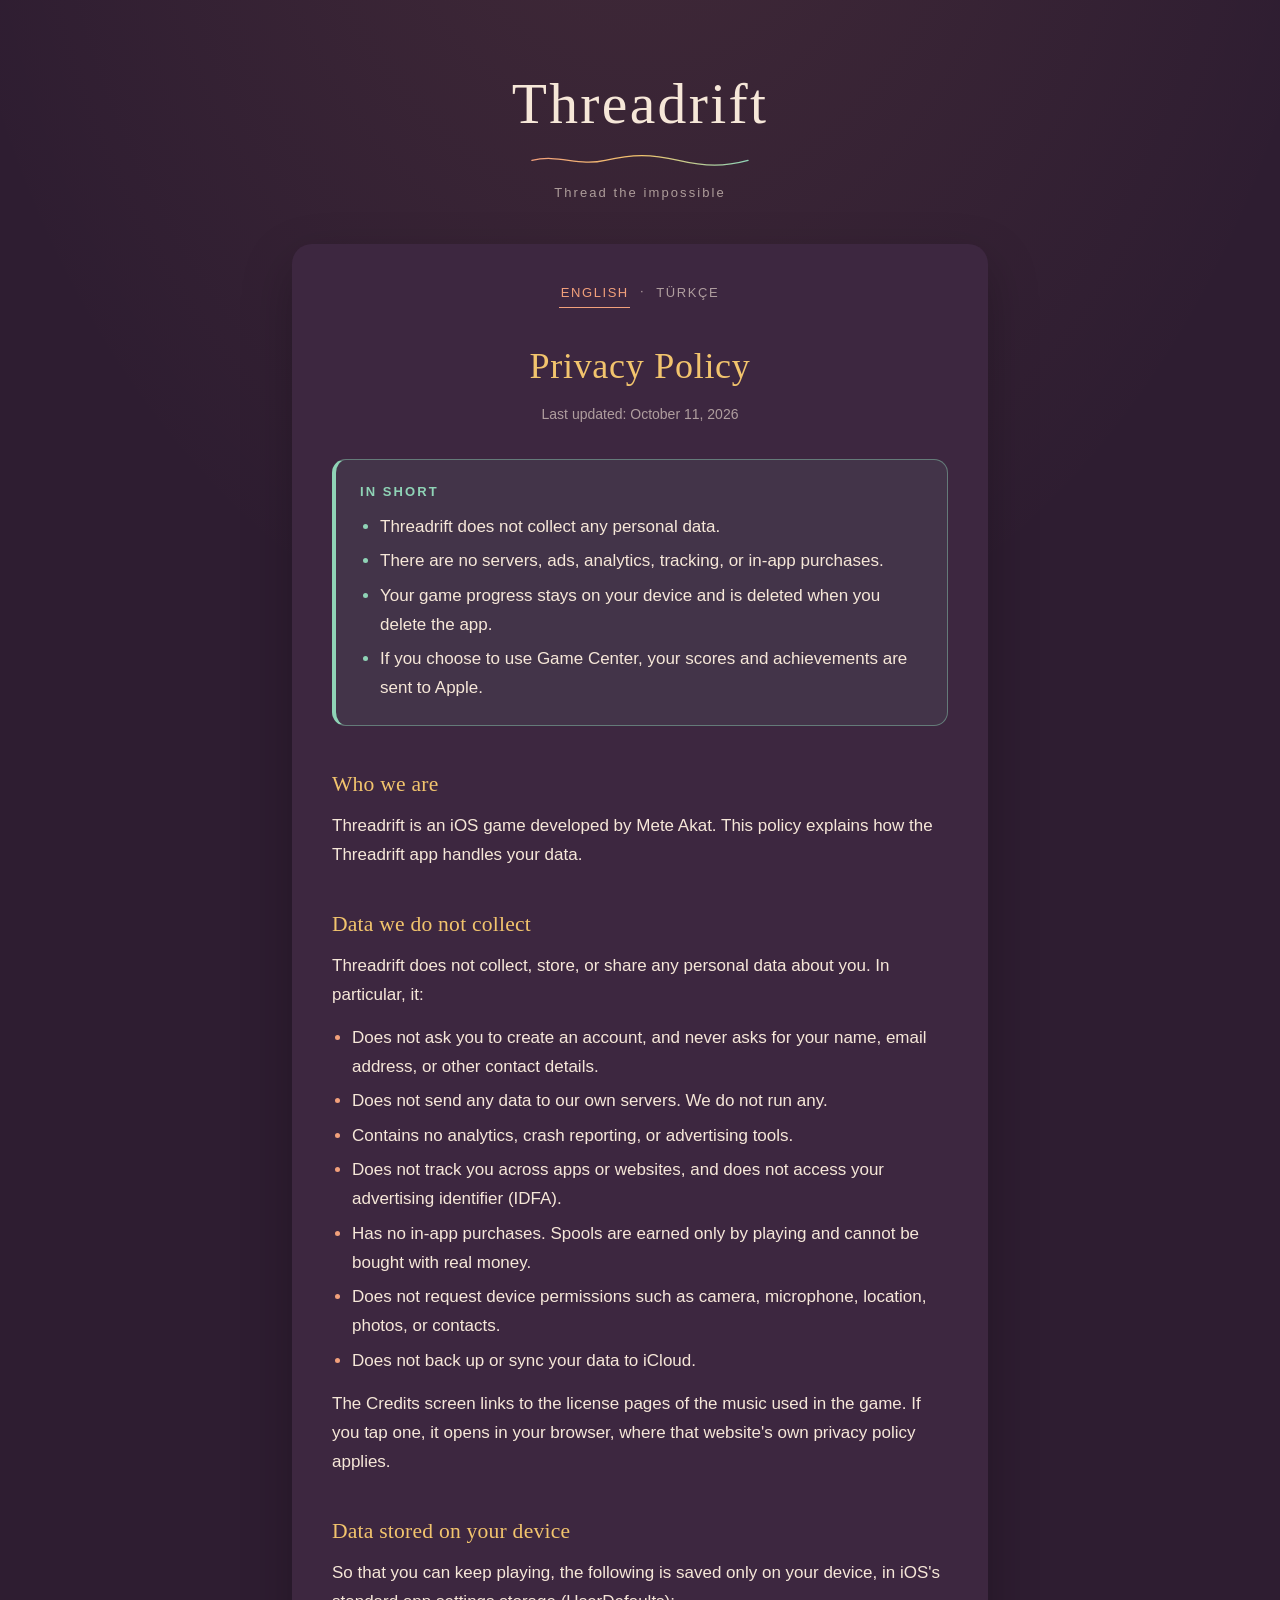
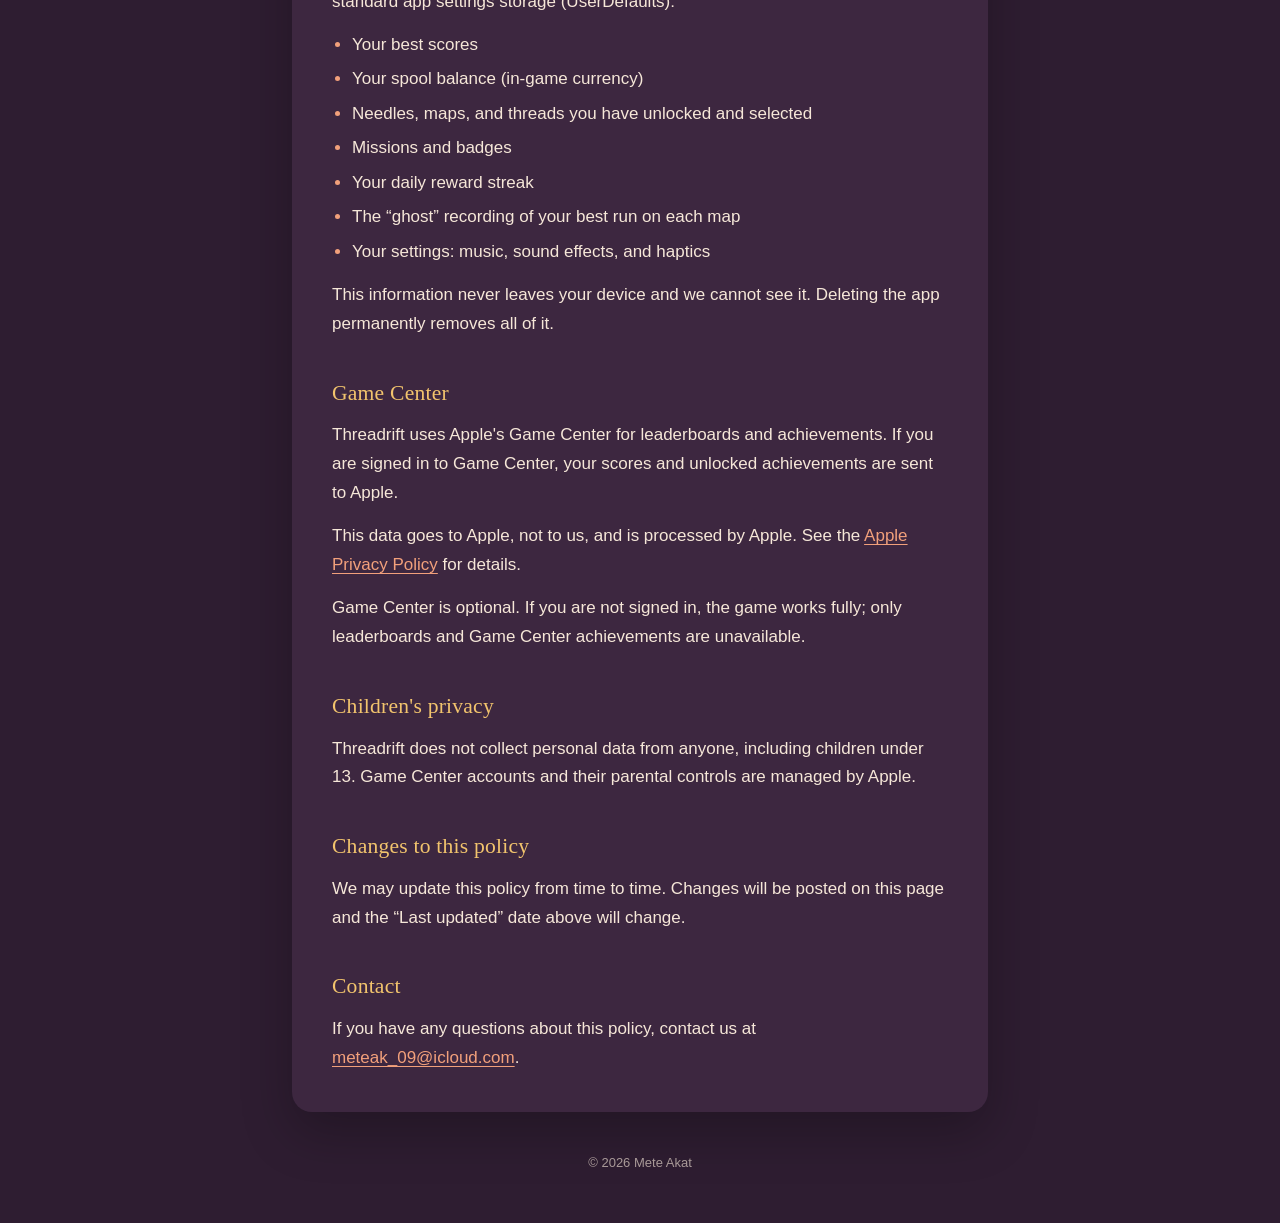
<file: index.html>
<!DOCTYPE html>
<html lang="en">
<head>
  <meta charset="utf-8">
  <title>Threadrift · Privacy Policy</title>
  <meta http-equiv="refresh" content="0; url=privacy-policy/">
  <link rel="canonical" href="privacy-policy/">
</head>
<body>
  <p><a href="privacy-policy/">Threadrift Privacy Policy</a></p>
</body>
</html>
</file>
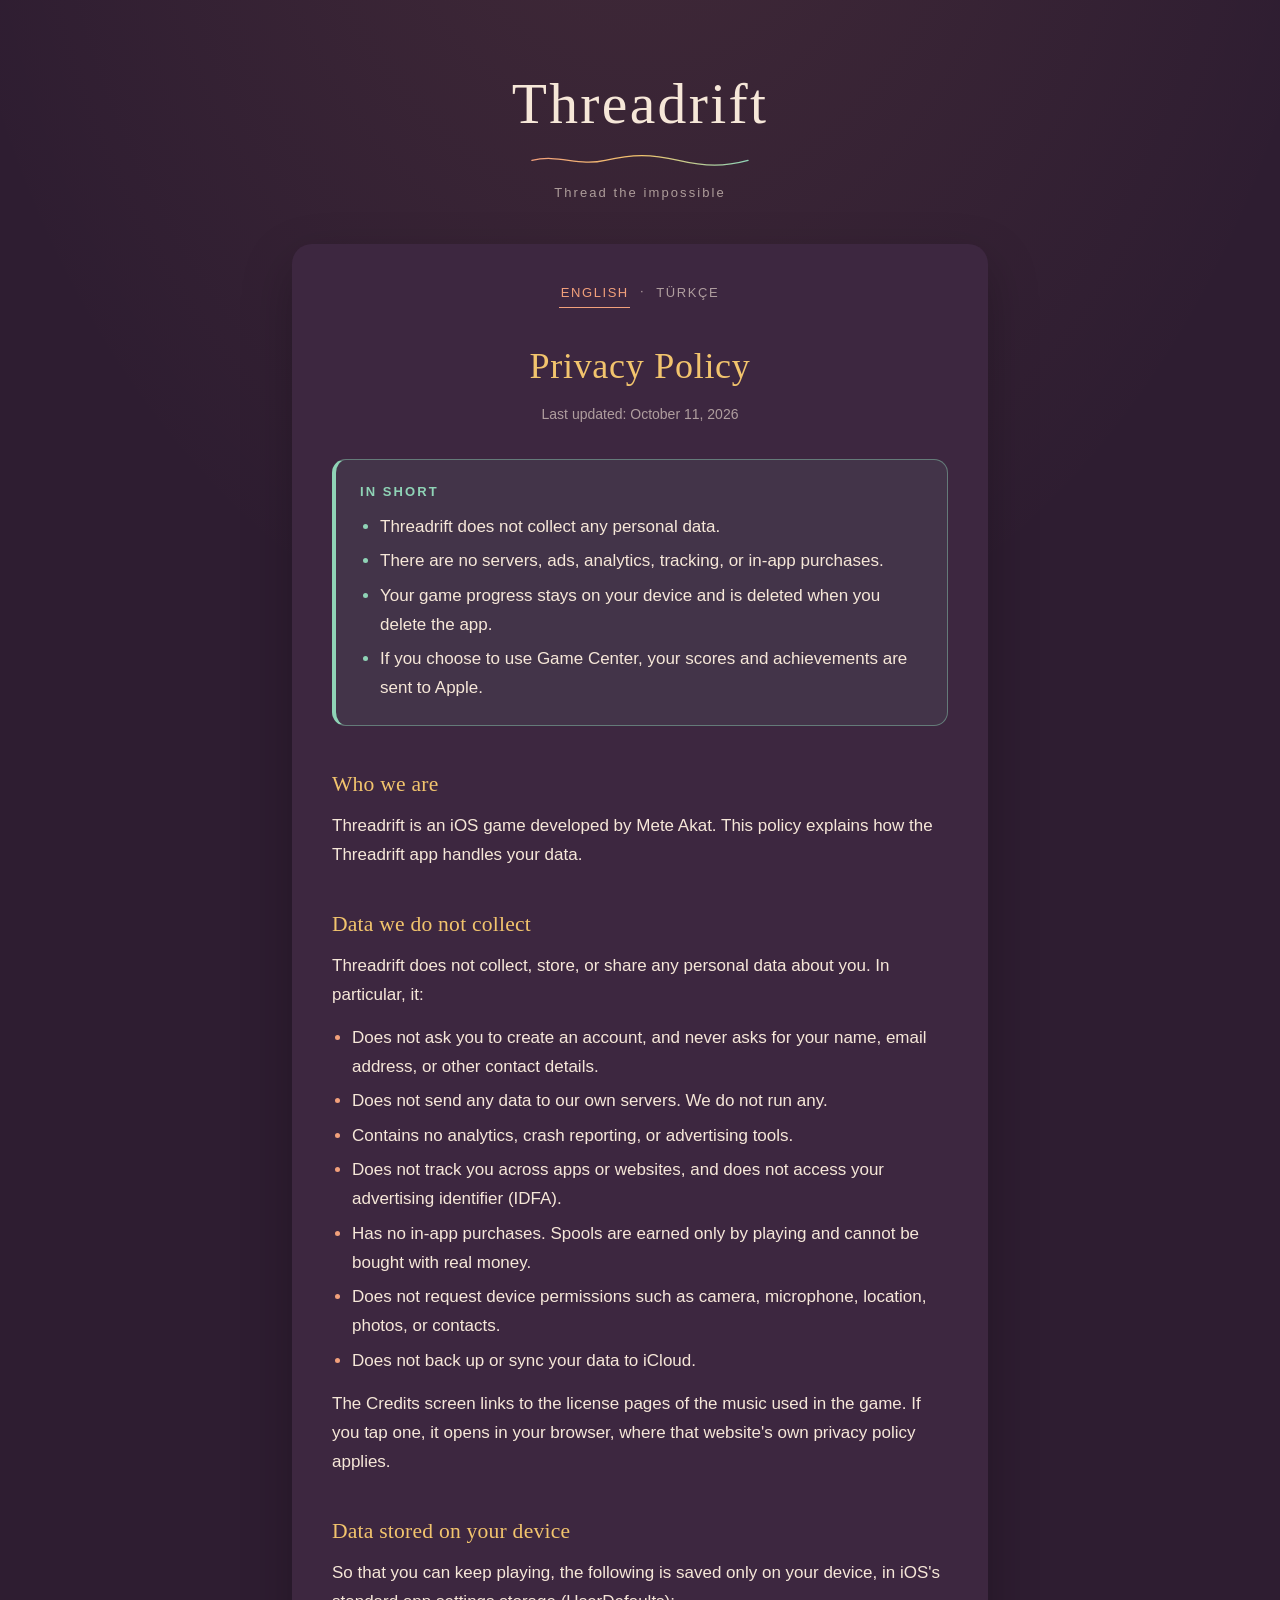
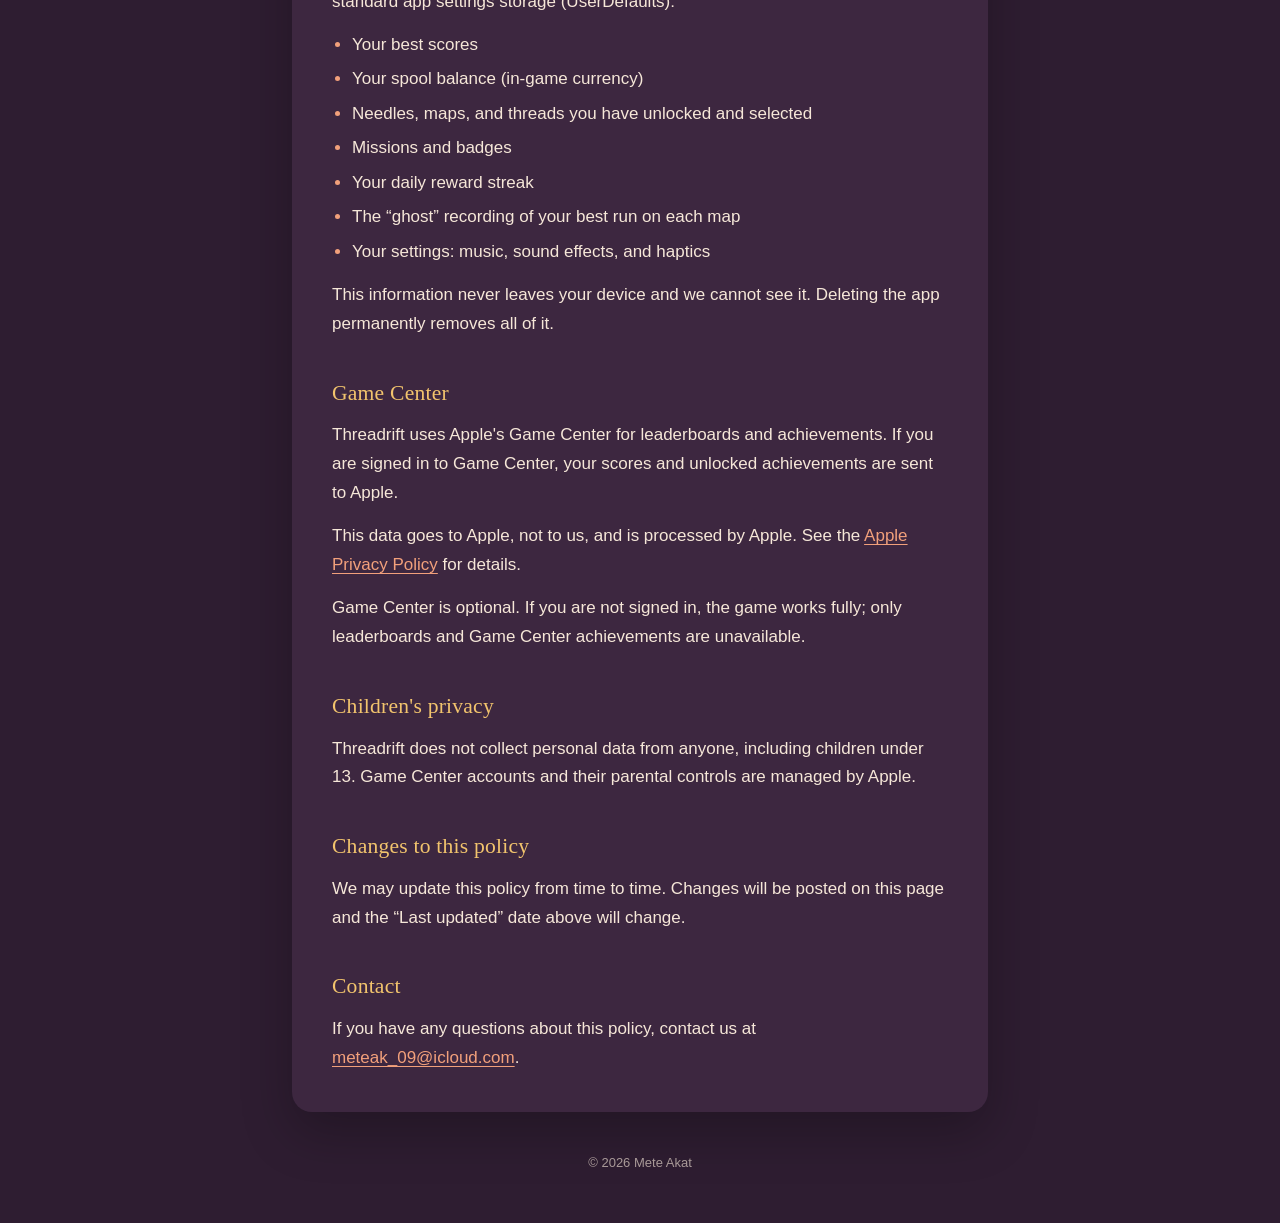
<file: privacy-policy/index.html>
<!DOCTYPE html>
<html lang="en">
<head>
  <meta charset="utf-8">
  <meta name="viewport" content="width=device-width, initial-scale=1">
  <title>Threadrift · Privacy Policy</title>
  <meta name="description" content="Privacy Policy for Threadrift, the iOS game. Threadrift does not collect personal data.">
  <meta name="theme-color" content="#2E1D31">
  <link rel="stylesheet" href="style.css">
</head>
<body>
  <header class="masthead">
    <h1 class="logo">Threadrift</h1>
    <svg class="thread" viewBox="0 0 240 16" aria-hidden="true" focusable="false">
      <defs>
        <linearGradient id="thread-gradient" x1="0" y1="0" x2="1" y2="0">
          <stop offset="0" stop-color="#F2A07B"/>
          <stop offset="0.5" stop-color="#F2C46D"/>
          <stop offset="1" stop-color="#8FD3B6"/>
        </linearGradient>
      </defs>
      <path d="M2 8 C 32 1, 52 15, 82 8 S 132 1, 162 8 S 212 15, 238 8"
            fill="none" stroke="url(#thread-gradient)" stroke-width="1.4" stroke-linecap="round"/>
    </svg>
    <p class="tagline">Thread the impossible</p>
  </header>

  <main>
    <!-- Turkish comes first in the DOM so `#tr:target ~ #en` can hide English without JavaScript. -->
    <article id="tr" class="policy" lang="tr">
      <nav class="lang-switch" aria-label="Dil">
        <a href="#en" hreflang="en">English</a>
        <span aria-hidden="true">·</span>
        <a href="#tr" hreflang="tr" aria-current="page">Türkçe</a>
      </nav>

      <h2 class="policy-title">Gizlilik Politikası</h2>
      <p class="updated">Son güncelleme: 11 Ekim 2026</p>

      <section class="summary" aria-labelledby="tr-summary">
        <h3 id="tr-summary">Kısaca</h3>
        <ul>
          <li>Threadrift hiçbir kişisel veri toplamaz.</li>
          <li>Sunucumuz yoktur; reklam, analitik, takip veya uygulama içi satın alma bulunmaz.</li>
          <li>Oyun ilerlemeniz yalnızca cihazınızda saklanır ve uygulamayı sildiğinizde silinir.</li>
          <li>Game Center'ı kullanmayı seçerseniz skorlarınız ve başarımlarınız Apple'a gönderilir.</li>
        </ul>
      </section>

      <section>
        <h3>Biz kimiz</h3>
        <p>Threadrift, Mete Akat tarafından geliştirilen bir iOS oyunudur. Bu politika, Threadrift uygulamasının verilerinizi nasıl ele aldığını açıklar.</p>
      </section>

      <section>
        <h3>Toplamadığımız veriler</h3>
        <p>Threadrift sizden hiçbir kişisel veri toplamaz, kaydetmez veya paylaşmaz. Özellikle:</p>
        <ul>
          <li>Hesap oluşturmanızı istemez; adınızı, e-posta adresinizi veya başka bir iletişim bilgisini sormaz.</li>
          <li>Kendi sunucularımıza hiçbir veri göndermez. Sunucumuz yoktur.</li>
          <li>Analitik, çökme raporlama veya reklam araçları içermez.</li>
          <li>Sizi uygulamalar ve web siteleri arasında takip etmez ve reklam kimliğinize (IDFA) erişmez.</li>
          <li>Uygulama içi satın alma içermez. Oyundaki makaralar yalnızca oyun içinde kazanılır ve gerçek parayla satın alınamaz.</li>
          <li>Kamera, mikrofon, konum, fotoğraflar veya rehber gibi cihaz izinlerini istemez.</li>
          <li>Verilerinizi iCloud'a yedeklemez veya eşitlemez.</li>
        </ul>
        <p>Jenerik ekranında, kullanılan müziklerin lisans sayfalarına giden bağlantılar vardır. Bu bağlantılara dokunursanız sayfa tarayıcınızda açılır; o sitelerin kendi gizlilik politikaları geçerlidir.</p>
      </section>

      <section>
        <h3>Cihazda saklanan veriler</h3>
        <p>Oyunu oynayabilmeniz için aşağıdaki bilgiler yalnızca cihazınızda, iOS'in standart uygulama ayarları deposunda (UserDefaults) saklanır:</p>
        <ul>
          <li>En iyi skorlarınız</li>
          <li>Makara bakiyeniz (oyun içi para)</li>
          <li>Açtığınız ve seçtiğiniz iğneler, haritalar ve iplikler</li>
          <li>Görevler ve rozetler</li>
          <li>Günlük ödül serisi</li>
          <li>Her haritadaki en iyi koşunuzun “hayalet” kaydı</li>
          <li>Ayarlarınız: müzik, efektler ve titreşim</li>
        </ul>
        <p>Bu bilgiler cihazınızdan ayrılmaz ve bizim tarafımızdan görülemez. Uygulamayı sildiğinizde tamamı kalıcı olarak silinir.</p>
      </section>

      <section>
        <h3>Game Center</h3>
        <p>Threadrift, skor tabloları ve başarımlar için Apple'ın Game Center hizmetini kullanır. Game Center'a giriş yaptıysanız skorlarınız ve açtığınız başarımlar Apple'a gönderilir.</p>
        <p>Bu veriler bize değil, Apple'a iletilir ve Apple tarafından işlenir. Ayrıntılar için <a href="https://www.apple.com/tr/legal/privacy/" hreflang="tr">Apple Gizlilik Politikası</a>'na bakabilirsiniz.</p>
        <p>Game Center isteğe bağlıdır. Giriş yapmazsanız oyun eksiksiz çalışmaya devam eder; yalnızca skor tabloları ve Game Center başarımları kullanılamaz.</p>
      </section>

      <section>
        <h3>Çocukların gizliliği</h3>
        <p>Threadrift hiçbir kullanıcıdan, 13 yaşın altındaki çocuklar dahil, kişisel veri toplamaz. Game Center hesapları ve bu hesaplarla ilgili ebeveyn denetimleri Apple tarafından yönetilir.</p>
      </section>

      <section>
        <h3>Politika değişiklikleri</h3>
        <p>Bu politikayı zaman zaman güncelleyebiliriz. Değişiklikler bu sayfada yayımlanır ve yukarıdaki “Son güncelleme” tarihi yenilenir.</p>
      </section>

      <section>
        <h3>İletişim</h3>
        <p>Bu politikayla ilgili sorularınız için bize <a href="mailto:meteak_09@icloud.com">meteak_09@icloud.com</a> adresinden ulaşabilirsiniz.</p>
      </section>
    </article>

    <article id="en" class="policy" lang="en">
      <nav class="lang-switch" aria-label="Language">
        <a href="#en" hreflang="en" aria-current="page">English</a>
        <span aria-hidden="true">·</span>
        <a href="#tr" hreflang="tr">Türkçe</a>
      </nav>

      <h2 class="policy-title">Privacy Policy</h2>
      <p class="updated">Last updated: October 11, 2026</p>

      <section class="summary" aria-labelledby="en-summary">
        <h3 id="en-summary">In short</h3>
        <ul>
          <li>Threadrift does not collect any personal data.</li>
          <li>There are no servers, ads, analytics, tracking, or in-app purchases.</li>
          <li>Your game progress stays on your device and is deleted when you delete the app.</li>
          <li>If you choose to use Game Center, your scores and achievements are sent to Apple.</li>
        </ul>
      </section>

      <section>
        <h3>Who we are</h3>
        <p>Threadrift is an iOS game developed by Mete Akat. This policy explains how the Threadrift app handles your data.</p>
      </section>

      <section>
        <h3>Data we do not collect</h3>
        <p>Threadrift does not collect, store, or share any personal data about you. In particular, it:</p>
        <ul>
          <li>Does not ask you to create an account, and never asks for your name, email address, or other contact details.</li>
          <li>Does not send any data to our own servers. We do not run any.</li>
          <li>Contains no analytics, crash reporting, or advertising tools.</li>
          <li>Does not track you across apps or websites, and does not access your advertising identifier (IDFA).</li>
          <li>Has no in-app purchases. Spools are earned only by playing and cannot be bought with real money.</li>
          <li>Does not request device permissions such as camera, microphone, location, photos, or contacts.</li>
          <li>Does not back up or sync your data to iCloud.</li>
        </ul>
        <p>The Credits screen links to the license pages of the music used in the game. If you tap one, it opens in your browser, where that website's own privacy policy applies.</p>
      </section>

      <section>
        <h3>Data stored on your device</h3>
        <p>So that you can keep playing, the following is saved only on your device, in iOS's standard app settings storage (UserDefaults):</p>
        <ul>
          <li>Your best scores</li>
          <li>Your spool balance (in-game currency)</li>
          <li>Needles, maps, and threads you have unlocked and selected</li>
          <li>Missions and badges</li>
          <li>Your daily reward streak</li>
          <li>The “ghost” recording of your best run on each map</li>
          <li>Your settings: music, sound effects, and haptics</li>
        </ul>
        <p>This information never leaves your device and we cannot see it. Deleting the app permanently removes all of it.</p>
      </section>

      <section>
        <h3>Game Center</h3>
        <p>Threadrift uses Apple's Game Center for leaderboards and achievements. If you are signed in to Game Center, your scores and unlocked achievements are sent to Apple.</p>
        <p>This data goes to Apple, not to us, and is processed by Apple. See the <a href="https://www.apple.com/legal/privacy/" hreflang="en">Apple Privacy Policy</a> for details.</p>
        <p>Game Center is optional. If you are not signed in, the game works fully; only leaderboards and Game Center achievements are unavailable.</p>
      </section>

      <section>
        <h3>Children's privacy</h3>
        <p>Threadrift does not collect personal data from anyone, including children under 13. Game Center accounts and their parental controls are managed by Apple.</p>
      </section>

      <section>
        <h3>Changes to this policy</h3>
        <p>We may update this policy from time to time. Changes will be posted on this page and the “Last updated” date above will change.</p>
      </section>

      <section>
        <h3>Contact</h3>
        <p>If you have any questions about this policy, contact us at <a href="mailto:meteak_09@icloud.com">meteak_09@icloud.com</a>.</p>
      </section>
    </article>
  </main>

  <footer class="footer">
    <p>© 2026 Mete Akat</p>
  </footer>
</body>
</html>
</file>
<file: privacy-policy/style.css>
:root {
  --plum: #2E1D31;
  --card: #3D2740;
  --cream: #F6E7D8;
  --cream-muted: rgba(246, 231, 216, 0.62);
  --gold: #F2C46D;
  --coral: #F2A07B;
  --mint: #8FD3B6;

  --serif: "Iowan Old Style", "Palatino Linotype", Palatino, "Book Antiqua", Georgia, serif;
  --sans: -apple-system, BlinkMacSystemFont, "SF Pro Text", "Segoe UI", Roboto, "Helvetica Neue", Arial, sans-serif;
}

*,
*::before,
*::after {
  box-sizing: border-box;
}

html {
  -webkit-text-size-adjust: 100%;
  text-size-adjust: 100%;
  scroll-behavior: smooth;
}

body {
  margin: 0;
  min-height: 100vh;
  background:
    radial-gradient(ellipse 80% 50% at 50% -10%, rgba(242, 160, 123, 0.10), transparent 70%),
    var(--plum);
  color: var(--cream);
  font-family: var(--sans);
  font-size: 1.0625rem;
  line-height: 1.7;
  -webkit-font-smoothing: antialiased;
}

/* Masthead */

.masthead {
  padding: 4.5rem 1.5rem 2.5rem;
  text-align: center;
}

.logo {
  margin: 0;
  font-family: var(--serif);
  font-size: clamp(2.6rem, 9vw, 3.6rem);
  font-weight: 300;
  letter-spacing: 0.04em;
  line-height: 1.1;
  color: var(--cream);
}

.thread {
  display: block;
  width: min(220px, 60vw);
  height: auto;
  margin: 1.1rem auto 0.9rem;
}

.tagline {
  margin: 0;
  font-size: 0.8125rem;
  letter-spacing: 0.16em;
  color: var(--cream-muted);
}

/* Policy */

main {
  max-width: 46rem;
  margin: 0 auto;
  padding: 0 1.25rem;
}

.policy {
  scroll-margin-top: 1rem;
  background: var(--card);
  border-radius: 1.25rem;
  padding: 2.25rem 2.5rem 2.5rem;
  box-shadow: 0 20px 50px rgba(0, 0, 0, 0.25);
}

/* English is the default; Turkish only shows when targeted (#tr). */
#tr {
  display: none;
}

#tr:target {
  display: block;
}

#tr:target ~ #en {
  display: none;
}

.lang-switch {
  display: flex;
  justify-content: center;
  gap: 0.6rem;
  margin-bottom: 1.75rem;
  font-size: 0.8125rem;
  letter-spacing: 0.12em;
  text-transform: uppercase;
  color: var(--cream-muted);
}

.lang-switch a {
  color: var(--cream-muted);
  text-decoration: none;
  padding: 0.15rem 0.1rem;
  border-bottom: 1px solid transparent;
}

.lang-switch a:hover {
  color: var(--coral);
}

.lang-switch a[aria-current="page"] {
  color: var(--coral);
  border-bottom-color: var(--coral);
}

.policy-title {
  margin: 0;
  text-align: center;
  font-family: var(--serif);
  font-size: clamp(1.75rem, 5vw, 2.25rem);
  font-weight: 400;
  letter-spacing: 0.02em;
  color: var(--gold);
}

.updated {
  margin: 0.35rem 0 2rem;
  text-align: center;
  font-size: 0.875rem;
  color: var(--cream-muted);
}

section + section {
  margin-top: 2.25rem;
}

h3 {
  margin: 0 0 0.6rem;
  font-family: var(--serif);
  font-size: 1.35rem;
  font-weight: 400;
  letter-spacing: 0.01em;
  color: var(--gold);
}

p {
  margin: 0 0 0.9rem;
}

p:last-child {
  margin-bottom: 0;
}

ul {
  margin: 0 0 0.9rem;
  padding-left: 1.25rem;
}

ul:last-child {
  margin-bottom: 0;
}

li + li {
  margin-top: 0.35rem;
}

li::marker {
  color: var(--coral);
}

a {
  color: var(--coral);
  text-decoration: underline;
  text-decoration-thickness: 1px;
  text-underline-offset: 0.2em;
}

a:hover {
  text-decoration-thickness: 2px;
}

a:focus-visible {
  outline: 2px solid var(--gold);
  outline-offset: 3px;
  border-radius: 2px;
}

/* Summary box */

.summary {
  margin-bottom: 2.5rem;
  padding: 1.35rem 1.5rem;
  border: 1px solid rgba(143, 211, 182, 0.45);
  border-left: 4px solid var(--mint);
  border-radius: 0.875rem;
  background: rgba(143, 211, 182, 0.08);
}

.summary h3 {
  font-family: var(--sans);
  font-size: 0.8125rem;
  font-weight: 600;
  letter-spacing: 0.16em;
  text-transform: uppercase;
  color: var(--mint);
}

.summary li::marker {
  color: var(--mint);
}

/* Footer */

.footer {
  padding: 2.5rem 1.5rem 3rem;
  text-align: center;
  font-size: 0.8125rem;
  color: var(--cream-muted);
}

.footer p {
  margin: 0;
}

/* Small screens */

@media (max-width: 560px) {
  body {
    font-size: 1rem;
  }

  .masthead {
    padding: 3rem 1.25rem 2rem;
  }

  main {
    padding: 0 0.75rem;
  }

  .policy {
    border-radius: 1rem;
    padding: 1.75rem 1.25rem 2rem;
  }

  .summary {
    padding: 1.1rem 1.1rem;
  }
}

@media (prefers-reduced-motion: reduce) {
  html {
    scroll-behavior: auto;
  }
}
</file>
